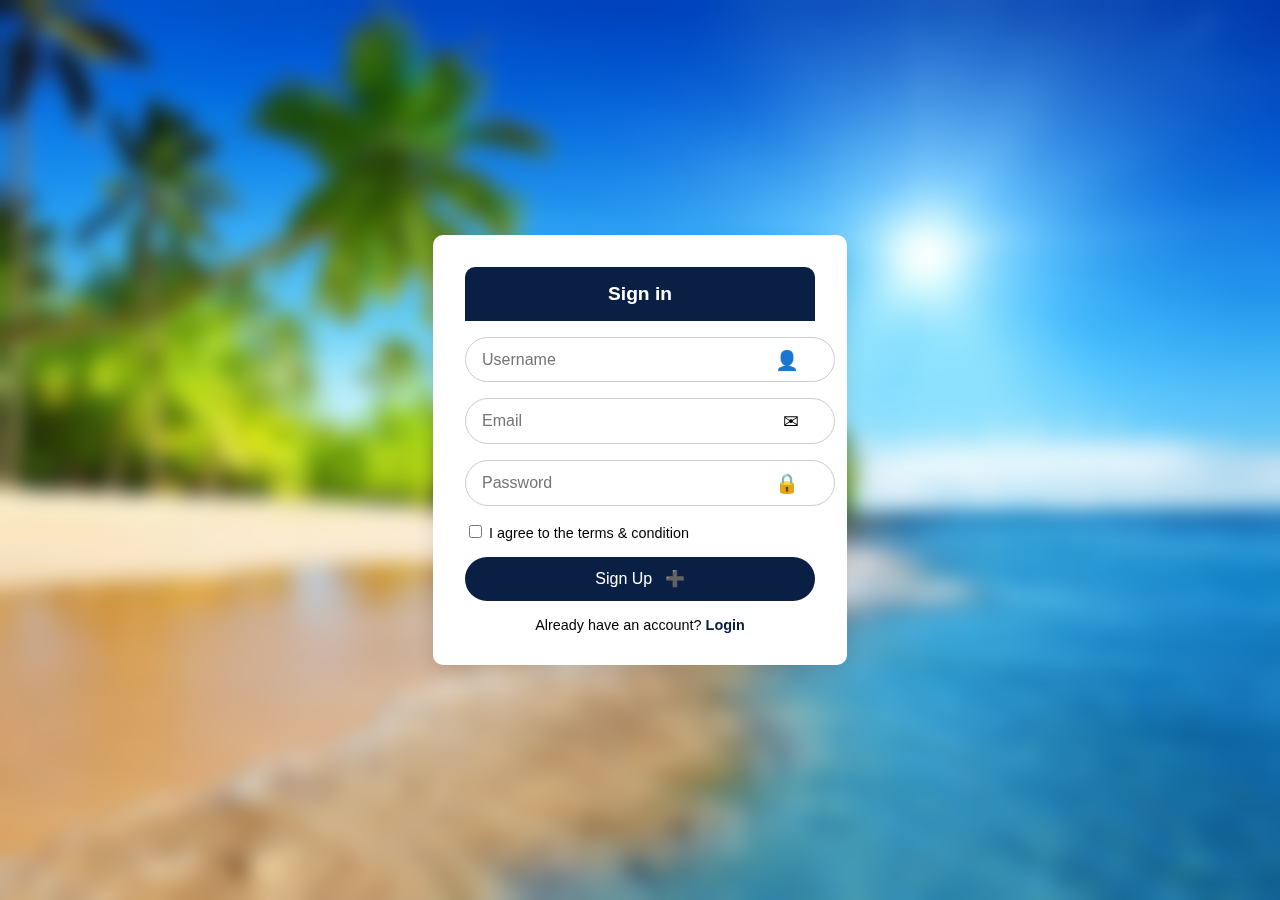
<file: Signin.html>
<!DOCTYPE html>
<html lang="en">
<head>
  <meta charset="UTF-8" />
  <meta name="viewport" content="width=device-width, initial-scale=1.0"/>
  <title>Sign up</title>
  <link rel="stylesheet" href="Signin.css" />
</head>
<body>
  <div class="container">
    <form class="form">
      <div class="form-header">Sign in</div>

      <div class="input-group">
        <input type="text" id="uname"  placeholder="Username" required />
        <span class="icon">👤</span>
      </div>

      <div class="input-group">
        <input type="email" placeholder="Email" required />
        <span class="icon">✉</span>
      </div>

      <div class="input-group">
        <input type="password" id="upass" placeholder="Password" required />
        <span class="icon">🔒</span>
      </div>

      <div class="checkbox-group">
        <input type="checkbox" id="terms" required />
        <label for="terms">I agree to the terms & condition</label>
      </div>

      <button type="submit" class="submit-btn" onclick="return sinup()">
        Sign Up <span>➕</span>
      </button>

      <div class="login-link">
        Already have an account? <a href="login.html">Login</a>
      </div>
    </form>
  </div>

  <script src="Script.js">
    document.querySelector('.form').addEventListener('submit', function(e) {
  e.preventDefault();
  alert('Form Submitted!');
});
  </script>
</body>
</html>
</file>
<file: Signin.css>
body {
      margin: 0;
      font-family: 'Segoe UI', sans-serif;
      display: flex;
      justify-content: center;
      align-items: center;
      height: 100vh;
      background :url(./images/beechview.jpg) no-repeat;
      background-position: center;
      background-size: cover;
      backdrop-filter: blur(10px);
    }
    
    .container {
      background: white;
      padding: 2rem;
      border-radius: 10px;
      box-shadow: 0px 8px 20px rgba(0, 0, 0, 0.1);
      width: 350px;
    }
    
    .form-header {
      background: #0a1f44;
      color: white;
      text-align: center;
      padding: 1rem;
      border-radius: 10px 10px 0 0;
      font-size: 1.2rem;
      font-weight: bold;
    }
    
    .form {
      display: flex;
      flex-direction: column;
      gap: 1rem;
    }
    
    .input-group {
      position: relative;
    }
    
    .input-group input {
      width: 100%;
      padding: 0.8rem 0.1rem 0.8rem 1rem;
      border-radius: 25px;
      border: 1px solid #ccc;
      font-size: 1rem;
    }
    
    .input-group .icon {
      position: absolute;
      right: 1rem;
      top: 50%;
      transform: translateY(-50%);
      font-size: 1.2rem;
    }
    
    .checkbox-group {
      font-size: 0.9rem;
    }
    
    .submit-btn {
      background: #0a1f44;
      color: white;
      padding: 0.8rem;
      border: none;
      border-radius: 25px;
      font-size: 1rem;
      cursor: pointer;
    }
    
    .submit-btn span {
      margin-left: 0.5rem;
    }
    
    .login-link {
      text-align: center;
      font-size: 0.9rem;
    }
    
    .login-link a {
      text-decoration: none;
      color: #0a1f44;
      font-weight: bold;
    }
</file>
